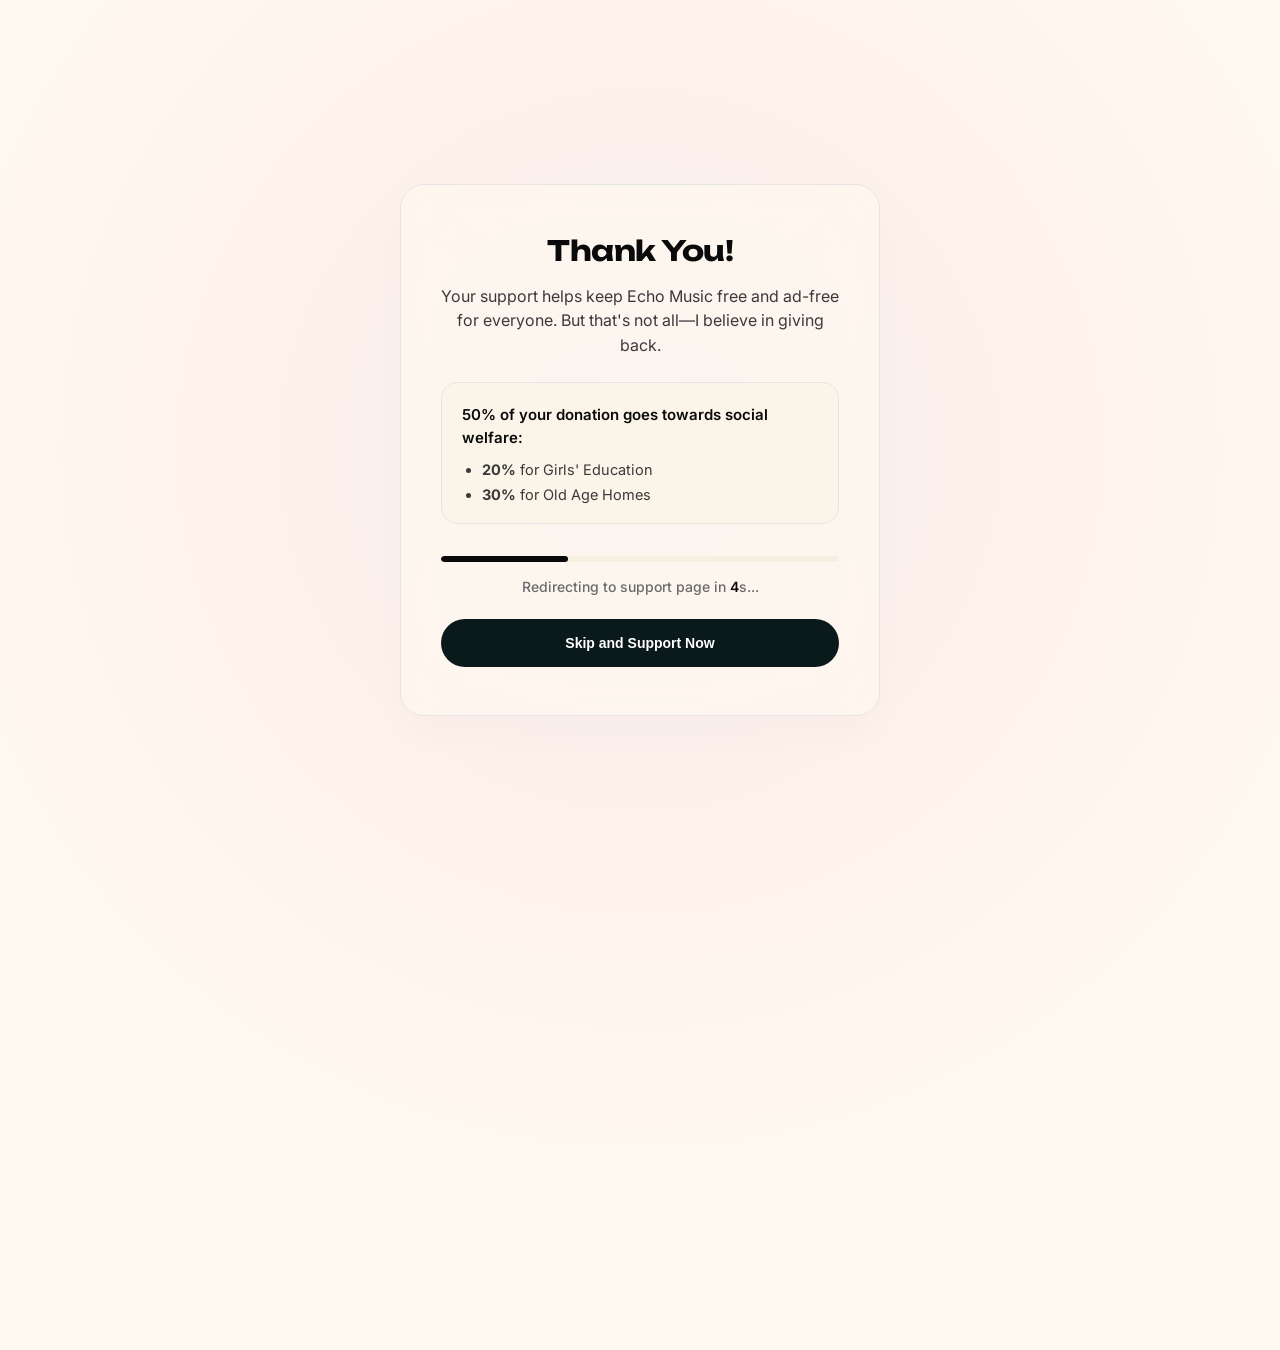
<file: donate.html>
<!DOCTYPE html>
<html lang="en">
<head>
    <meta charset="UTF-8">
    <meta name="viewport" content="width=device-width, initial-scale=1.0">
    <title>Support Echo Music</title>
    <link rel="preconnect" href="https://fonts.googleapis.com">
    <link rel="preconnect" href="https://fonts.gstatic.com" crossorigin>
    <link href="https://fonts.googleapis.com/css2?family=Inter:wght@400;500;600&family=Unbounded:wght@400;500;700&display=swap" rel="stylesheet">
    <link rel="icon" href="./assets/Echo.png">
    <style>
        :root {
            --canvas: #fffaf0;
            --surface-soft: #faf5e8;
            --surface-card: #f5f0e0;
            --surface-dark: #0a1a1a;
            --ink: #0a0a0a;
            --body: #3a3a3a;
            --muted: #6a6a6a;
            --hairline: #e5e5e5;
            
            --accent-violet: #b8a4ed;
            --accent-pink: #ff4d8b;
            --radius-pill: 9999px;
            --radius-xl: 24px;
        }

        * {
            box-sizing: border-box;
            margin: 0;
            padding: 0;
        }

        body {
            background-color: var(--canvas);
            color: var(--body);
            font-family: 'Inter', sans-serif;
            -webkit-font-smoothing: antialiased;
            display: flex;
            justify-content: center;
            align-items: center;
            min-height: 100vh;
            text-align: center;
            overflow: hidden;
            position: relative;
        }

        /* Echo Music Background Gradient */
        body::before {
            content: '';
            position: absolute;
            top: -50%;
            left: -50%;
            width: 200%;
            height: 200%;
            background: radial-gradient(circle at 50% 50%, rgba(184, 164, 237, 0.15) 0%, rgba(255, 77, 139, 0.05) 25%, transparent 50%);
            z-index: -1;
            animation: rotate-gradient 20s linear infinite;
            pointer-events: none;
        }

        @keyframes rotate-gradient {
            0% { transform: rotate(0deg); }
            100% { transform: rotate(360deg); }
        }

        .card {
            background-color: rgba(255, 250, 240, 0.6);
            backdrop-filter: blur(24px);
            -webkit-backdrop-filter: blur(24px);
            border: 1px solid var(--hairline);
            padding: 48px 40px;
            border-radius: var(--radius-xl);
            max-width: 480px;
            width: 90%;
            box-shadow: 0 20px 40px rgba(0,0,0,0.02);
            transform: translateY(20px);
            opacity: 0;
            animation: slideUp 0.6s cubic-bezier(0.16, 1, 0.3, 1) forwards;
        }

        @keyframes slideUp {
            to {
                transform: translateY(0);
                opacity: 1;
            }
        }

        h1 {
            font-family: 'Unbounded', sans-serif;
            font-size: 28px;
            font-weight: 700;
            color: var(--ink);
            margin: 0 0 16px 0;
            letter-spacing: -0.5px;
        }

        p {
            font-size: 16px;
            line-height: 1.55;
            color: var(--body);
            margin: 0 0 24px 0;
        }

        .highlight-box {
            background-color: var(--surface-soft);
            border: 1px solid var(--hairline);
            border-radius: 16px;
            padding: 20px;
            margin-bottom: 32px;
            text-align: left;
        }

        .highlight-box p {
            margin: 0;
            font-size: 15px;
            color: var(--ink);
            font-weight: 600;
        }

        .highlight-box ul {
            margin: 12px 0 0 0;
            padding-left: 20px;
            font-size: 14.5px;
            color: var(--body);
        }

        .highlight-box li {
            margin-bottom: 8px;
        }

        .highlight-box li:last-child {
            margin-bottom: 0;
        }

        .progress-container {
            width: 100%;
            height: 6px;
            background: var(--surface-card);
            border-radius: var(--radius-pill);
            overflow: hidden;
            margin-bottom: 16px;
        }

        .progress-bar {
            height: 100%;
            width: 0%;
            background-color: var(--ink);
            border-radius: var(--radius-pill);
            transition: width 0.05s linear;
        }

        .redirect-text {
            font-size: 14px;
            color: var(--muted);
            font-weight: 500;
        }

        .redirect-text span {
            color: var(--ink);
            font-weight: 600;
        }
        
        /* Echo Music Button Style */
        .btn {
            display: inline-flex;
            align-items: center;
            justify-content: center;
            font-size: 14px;
            font-weight: 600;
            line-height: 1.0;
            border-radius: var(--radius-pill);
            height: 48px;
            padding: 0 28px;
            cursor: pointer;
            transition: transform 0.2s cubic-bezier(0.4, 0, 0.2, 1), box-shadow 0.2s cubic-bezier(0.4, 0, 0.2, 1);
            text-decoration: none;
            user-select: none;
            -webkit-tap-highlight-color: transparent;
            margin-top: 24px;
        }

        .btn-primary {
            background-color: var(--surface-dark);
            color: #fff;
            border: none;
            width: 100%;
        }

        .btn:active {
            transform: scale(0.96);
        }

        .ripple {
            position: relative;
            overflow: hidden;
        }
        .ripple-span {
            position: absolute;
            border-radius: 50%;
            transform: scale(0);
            animation: ripple 0.6s linear;
            background-color: rgba(255, 255, 255, 0.3);
            pointer-events: none;
        }
        @keyframes ripple {
            to {
                transform: scale(4);
                opacity: 0;
            }
        }
    </style>
</head>
<body>
    <div class="card">
        <h1>Thank You!</h1>
        <p>Your support helps keep Echo Music free and ad-free for everyone. But that's not all—I believe in giving back.</p>
        
        <div class="highlight-box">
            <p>50% of your donation goes towards social welfare:</p>
            <ul>
                <li><strong>20%</strong> for Girls' Education</li>
                <li><strong>30%</strong> for Old Age Homes</li>
            </ul>
        </div>

        <div class="progress-container">
            <div class="progress-bar" id="progress-bar"></div>
        </div>
        <div class="redirect-text">
            Redirecting to support page in <span id="countdown">5</span>s...
        </div>
        
        <button class="btn btn-primary ripple" onclick="redirectNow(event)">Skip and Support Now</button>
    </div>

    <script>
        const redirectUrl = "https://support.iad1tya.cyou/";
        const totalTime = 5000;
        const intervalTime = 50;
        let elapsedTime = 0;
        
        const progressBar = document.getElementById('progress-bar');
        const countdownEl = document.getElementById('countdown');
        
        function redirectNow(e) {
            if (e && e.type !== 'click') return; // Prevent unexpected triggers if any
            if (e) createRipple(e);
            setTimeout(() => {
                window.location.href = redirectUrl;
            }, 300);
        }

        function createRipple(event) {
            const button = event.currentTarget;
            const circle = document.createElement("span");
            const diameter = Math.max(button.clientWidth, button.clientHeight);
            const radius = diameter / 2;
            circle.style.width = circle.style.height = `${diameter}px`;
            
            const rect = button.getBoundingClientRect();
            // Fallback to center if clientX/Y are undefined (like on programmatic clicks)
            const x = event.clientX !== undefined ? event.clientX - rect.left : rect.width / 2;
            const y = event.clientY !== undefined ? event.clientY - rect.top : rect.height / 2;
            
            circle.style.left = `${x - radius}px`;
            circle.style.top = `${y - radius}px`;
            circle.classList.add("ripple-span");
            
            const existingRipple = button.getElementsByClassName("ripple-span")[0];
            if (existingRipple) {
                existingRipple.remove();
            }
            button.appendChild(circle);
        }

        // Setup Ripple for button automatically (optional on mousedown for earlier feedback)
        document.querySelectorAll('.ripple').forEach(btn => {
            btn.addEventListener('mousedown', createRipple);
        });

        const timer = setInterval(() => {
            elapsedTime += intervalTime;
            const percentage = (elapsedTime / totalTime) * 100;
            progressBar.style.width = percentage + '%';
            
            const remainingSeconds = Math.ceil((totalTime - elapsedTime) / 1000);
            countdownEl.textContent = remainingSeconds;
            
            if (elapsedTime >= totalTime) {
                clearInterval(timer);
                window.location.href = redirectUrl;
            }
        }, intervalTime);
    </script>
</body>
</html>
</file>
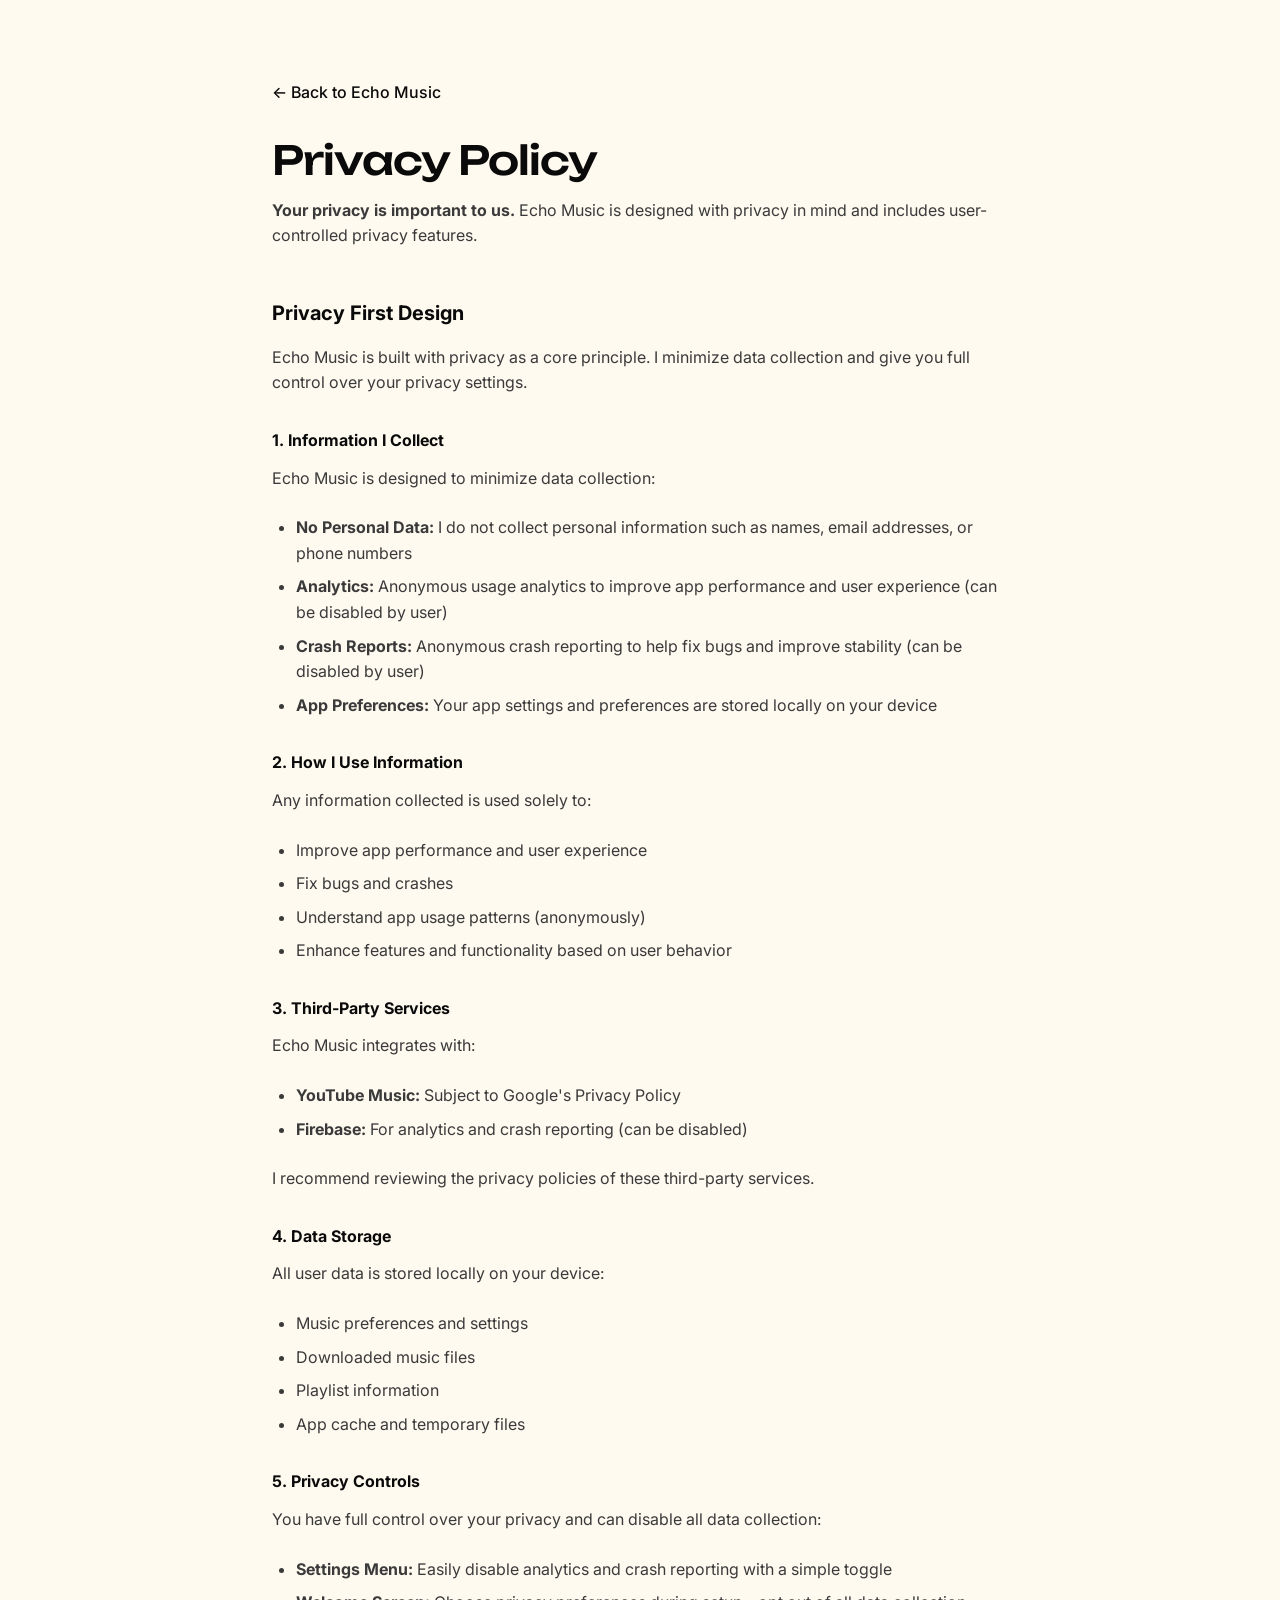
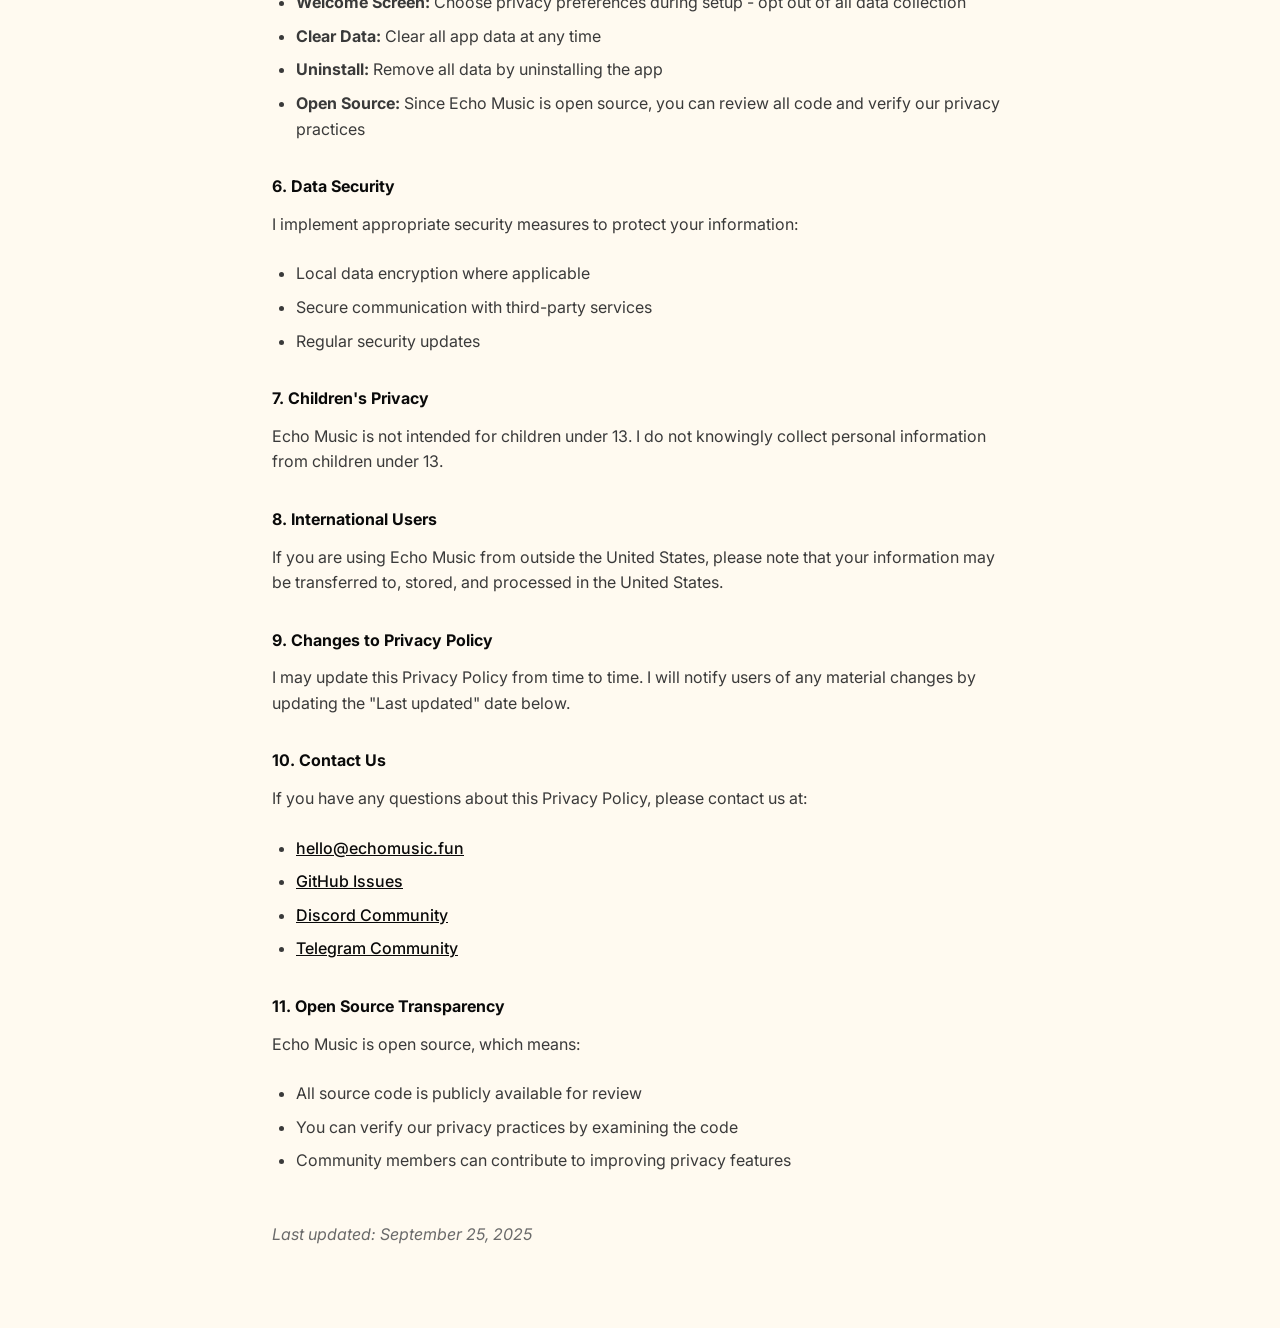
<file: privacy.html>
<!DOCTYPE html>
<html lang="en">
<head>
  <meta charset="UTF-8">
  <meta name="viewport" content="width=device-width, initial-scale=1.0">
  <title>Privacy Policy - Echo Music</title>
  <link rel="preconnect" href="https://fonts.googleapis.com">
  <link rel="preconnect" href="https://fonts.gstatic.com" crossorigin>
  <link href="https://fonts.googleapis.com/css2?family=Inter:wght@400;500;600&family=Unbounded:wght@400;500;700&display=swap" rel="stylesheet">
  <link rel="icon" href="./assets/Echo.png">
  <style>
    :root {
      --canvas: #fffaf0;
      --surface-soft: #faf5e8;
      --surface-card: #f5f0e0;
      --surface-dark: #0a1a1a;
      --ink: #0a0a0a;
      --body: #3a3a3a;
      --muted: #6a6a6a;
      --hairline: #e5e5e5;
      
      --space-xxs: 4px;
      --space-xs: 8px;
      --space-sm: 12px;
      --space-md: 16px;
      --space-lg: 24px;
      --space-xl: 32px;
      --space-xxl: 48px;
    }

    * {
      box-sizing: border-box;
      margin: 0;
      padding: 0;
    }

    body {
      background-color: var(--canvas);
      color: var(--body);
      font-family: 'Inter', sans-serif;
      -webkit-font-smoothing: antialiased;
      line-height: 1.6;
    }

    .display-md { 
      font-family: 'Unbounded', sans-serif;
      font-size: 40px; 
      font-weight: 500; 
      letter-spacing: -1px; 
      line-height: 1.1; 
      color: var(--ink);
    }

    .doc-container {
      max-width: 800px;
      margin: 80px auto;
      padding: 0 var(--space-xl);
    }
    
    .back-link {
      display: inline-block;
      margin-bottom: var(--space-xl);
      color: var(--muted);
      text-decoration: none;
      font-weight: 500;
      transition: color 0.2s;
    }
    
    .back-link:hover { color: var(--ink); }
    
    .doc-container h1 { margin-bottom: var(--space-md); }
    .doc-container p, .doc-container ul, .doc-container ol { margin-bottom: var(--space-lg); color: var(--body); }
    .doc-container h2 { margin-top: var(--space-xxl); margin-bottom: var(--space-md); font-family: 'Inter', sans-serif; font-size: 20px; color: var(--ink); }
    .doc-container h3 { margin-top: var(--space-xl); margin-bottom: var(--space-sm); font-size: 16px; color: var(--ink); }
    .doc-container li { margin-bottom: var(--space-xs); margin-left: var(--space-lg); }
    .doc-container a { color: var(--ink); font-weight: 500; }
    
    @media (max-width: 768px) {
      .doc-container { margin: 40px auto; padding: 0 24px; }
      .display-md { font-size: 32px; }
    }
  </style>
</head>
<body>
  <div class="doc-container">
    <a href="index.html" class="back-link">← Back to Echo Music</a>
    <h1 class="display-md">Privacy Policy</h1>
    <p><strong>Your privacy is important to us.</strong> Echo Music is designed with privacy in mind and includes user-controlled privacy features.</p>
    
    <h2>Privacy First Design</h2>
    <p>Echo Music is built with privacy as a core principle. I minimize data collection and give you full control over your privacy settings.</p>
    
    <h3>1. Information I Collect</h3>
    <p>Echo Music is designed to minimize data collection:</p>
    <ul>
      <li><strong>No Personal Data:</strong> I do not collect personal information such as names, email addresses, or phone numbers</li>
      <li><strong>Analytics:</strong> Anonymous usage analytics to improve app performance and user experience (can be disabled by user)</li>
      <li><strong>Crash Reports:</strong> Anonymous crash reporting to help fix bugs and improve stability (can be disabled by user)</li>
      <li><strong>App Preferences:</strong> Your app settings and preferences are stored locally on your device</li>
    </ul>

    <h3>2. How I Use Information</h3>
    <p>Any information collected is used solely to:</p>
    <ul>
      <li>Improve app performance and user experience</li>
      <li>Fix bugs and crashes</li>
      <li>Understand app usage patterns (anonymously)</li>
      <li>Enhance features and functionality based on user behavior</li>
    </ul>

    <h3>3. Third-Party Services</h3>
    <p>Echo Music integrates with:</p>
    <ul>
      <li><strong>YouTube Music:</strong> Subject to Google's Privacy Policy</li>
      <li><strong>Firebase:</strong> For analytics and crash reporting (can be disabled)</li>
    </ul>
    <p>I recommend reviewing the privacy policies of these third-party services.</p>

    <h3>4. Data Storage</h3>
    <p>All user data is stored locally on your device:</p>
    <ul>
      <li>Music preferences and settings</li>
      <li>Downloaded music files</li>
      <li>Playlist information</li>
      <li>App cache and temporary files</li>
    </ul>

    <h3>5. Privacy Controls</h3>
    <p>You have full control over your privacy and can disable all data collection:</p>
    <ul>
      <li><strong>Settings Menu:</strong> Easily disable analytics and crash reporting with a simple toggle</li>
      <li><strong>Welcome Screen:</strong> Choose privacy preferences during setup - opt out of all data collection</li>
      <li><strong>Clear Data:</strong> Clear all app data at any time</li>
      <li><strong>Uninstall:</strong> Remove all data by uninstalling the app</li>
      <li><strong>Open Source:</strong> Since Echo Music is open source, you can review all code and verify our privacy practices</li>
    </ul>

    <h3>6. Data Security</h3>
    <p>I implement appropriate security measures to protect your information:</p>
    <ul>
      <li>Local data encryption where applicable</li>
      <li>Secure communication with third-party services</li>
      <li>Regular security updates</li>
    </ul>

    <h3>7. Children's Privacy</h3>
    <p>Echo Music is not intended for children under 13. I do not knowingly collect personal information from children under 13.</p>

    <h3>8. International Users</h3>
    <p>If you are using Echo Music from outside the United States, please note that your information may be transferred to, stored, and processed in the United States.</p>

    <h3>9. Changes to Privacy Policy</h3>
    <p>I may update this Privacy Policy from time to time. I will notify users of any material changes by updating the "Last updated" date below.</p>

    <h3>10. Contact Us</h3>
    <p>If you have any questions about this Privacy Policy, please contact us at:</p>
    <ul>
      <li><a href="mailto:hello@echomusic.fun">hello@echomusic.fun</a></li>
      <li><a href="https://github.com/EchoMusicApp/Echo-Music/issues">GitHub Issues</a></li>
      <li><a href="https://discord.com/invite/EcfV3AxH5c">Discord Community</a></li>
      <li><a href="https://t.me/EchoMusicApp">Telegram Community</a></li>
    </ul>

    <h3>11. Open Source Transparency</h3>
    <p>Echo Music is open source, which means:</p>
    <ul>
      <li>All source code is publicly available for review</li>
      <li>You can verify our privacy practices by examining the code</li>
      <li>Community members can contribute to improving privacy features</li>
    </ul>
    
    <p style="margin-top: 48px; color: var(--muted);"><em>Last updated: September 25, 2025</em></p>
  </div>
</body>
</html>
</file>
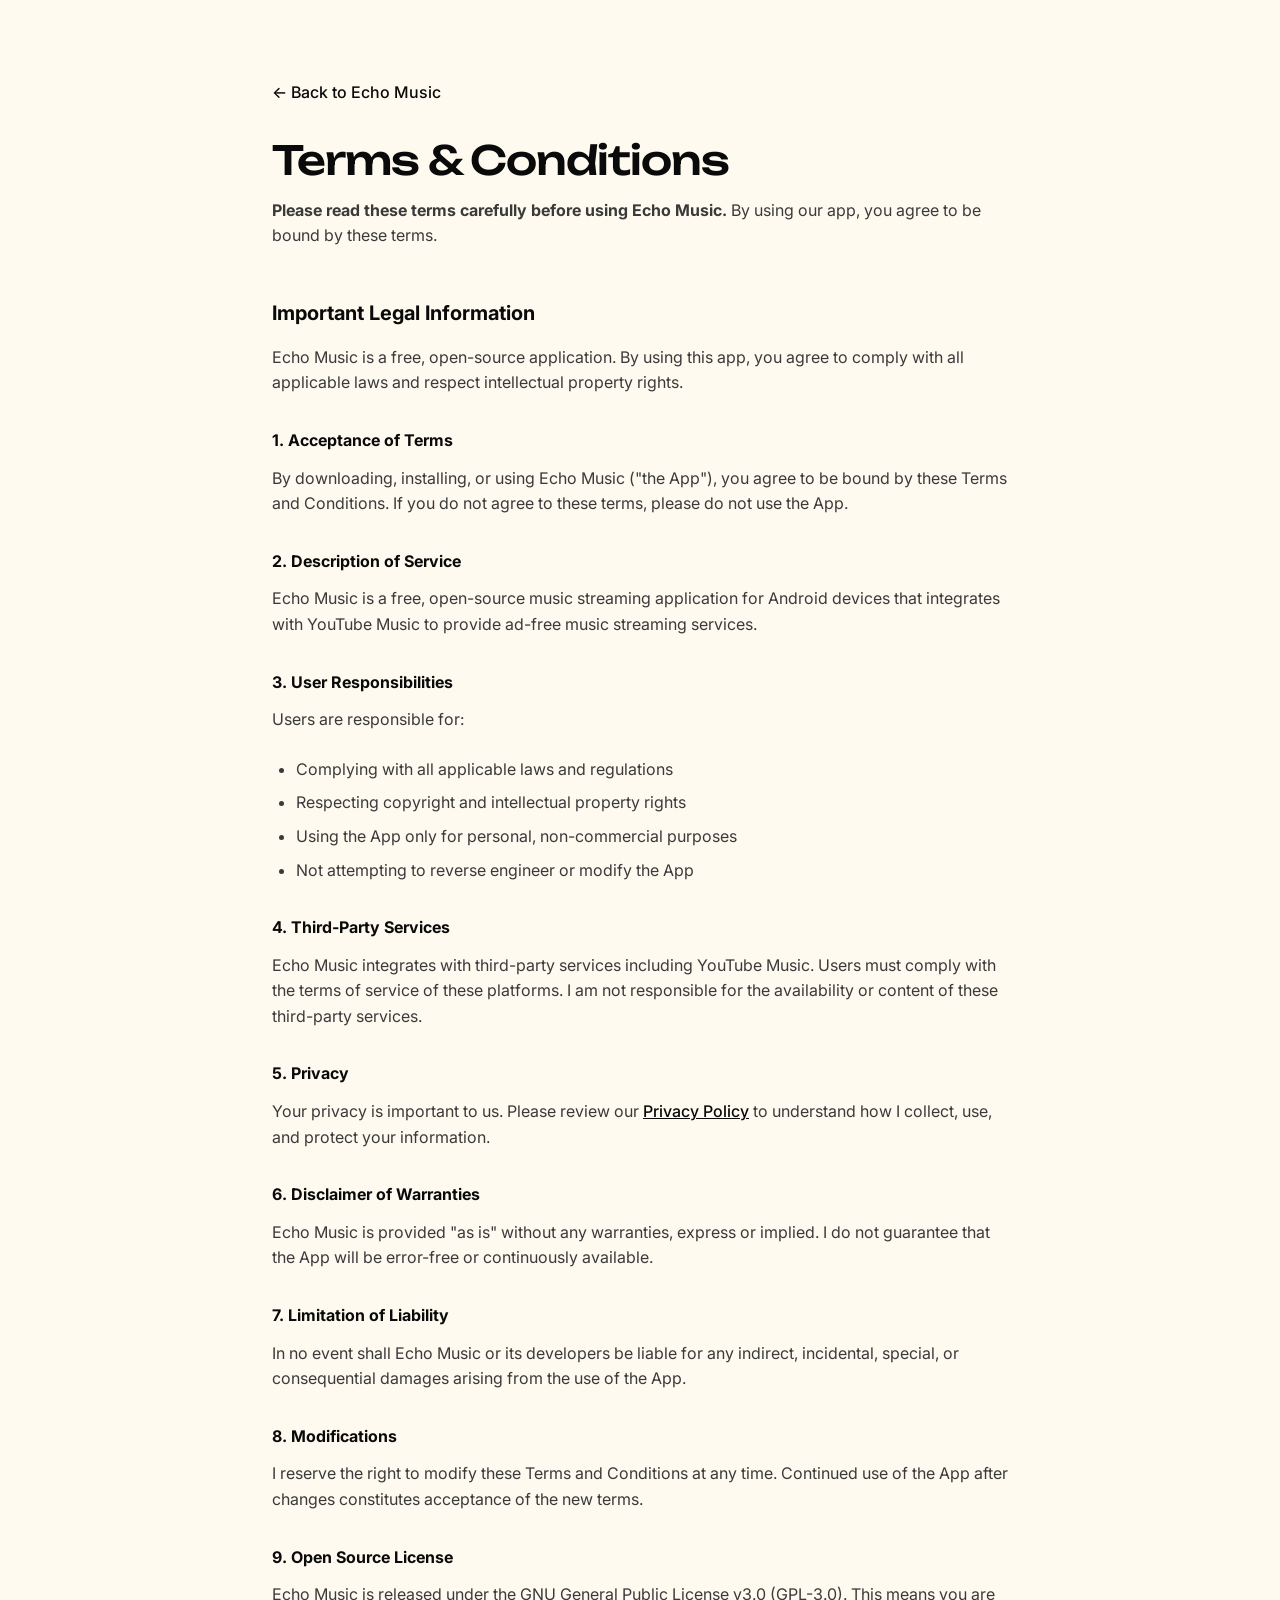
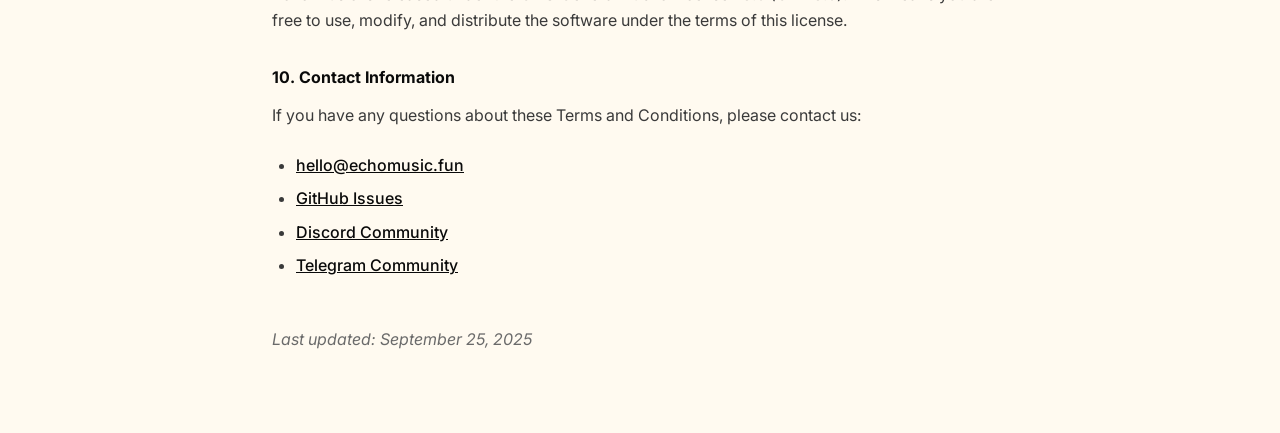
<file: terms.html>
<!DOCTYPE html>
<html lang="en">
<head>
  <meta charset="UTF-8">
  <meta name="viewport" content="width=device-width, initial-scale=1.0">
  <title>Terms & Conditions - Echo Music</title>
  <link rel="preconnect" href="https://fonts.googleapis.com">
  <link rel="preconnect" href="https://fonts.gstatic.com" crossorigin>
  <link href="https://fonts.googleapis.com/css2?family=Inter:wght@400;500;600&family=Unbounded:wght@400;500;700&display=swap" rel="stylesheet">
  <link rel="icon" href="./assets/Echo.png">
  <style>
    :root {
      --canvas: #fffaf0;
      --surface-soft: #faf5e8;
      --surface-card: #f5f0e0;
      --surface-dark: #0a1a1a;
      --ink: #0a0a0a;
      --body: #3a3a3a;
      --muted: #6a6a6a;
      --hairline: #e5e5e5;
      
      --space-xxs: 4px;
      --space-xs: 8px;
      --space-sm: 12px;
      --space-md: 16px;
      --space-lg: 24px;
      --space-xl: 32px;
      --space-xxl: 48px;
    }

    * {
      box-sizing: border-box;
      margin: 0;
      padding: 0;
    }

    body {
      background-color: var(--canvas);
      color: var(--body);
      font-family: 'Inter', sans-serif;
      -webkit-font-smoothing: antialiased;
      line-height: 1.6;
    }

    .display-md { 
      font-family: 'Unbounded', sans-serif;
      font-size: 40px; 
      font-weight: 500; 
      letter-spacing: -1px; 
      line-height: 1.1; 
      color: var(--ink);
    }

    .doc-container {
      max-width: 800px;
      margin: 80px auto;
      padding: 0 var(--space-xl);
    }
    
    .back-link {
      display: inline-block;
      margin-bottom: var(--space-xl);
      color: var(--muted);
      text-decoration: none;
      font-weight: 500;
      transition: color 0.2s;
    }
    
    .back-link:hover { color: var(--ink); }
    
    .doc-container h1 { margin-bottom: var(--space-md); }
    .doc-container p, .doc-container ul, .doc-container ol { margin-bottom: var(--space-lg); color: var(--body); }
    .doc-container h2 { margin-top: var(--space-xxl); margin-bottom: var(--space-md); font-family: 'Inter', sans-serif; font-size: 20px; color: var(--ink); }
    .doc-container h3 { margin-top: var(--space-xl); margin-bottom: var(--space-sm); font-size: 16px; color: var(--ink); }
    .doc-container li { margin-bottom: var(--space-xs); margin-left: var(--space-lg); }
    .doc-container a { color: var(--ink); font-weight: 500; }
    
    @media (max-width: 768px) {
      .doc-container { margin: 40px auto; padding: 0 24px; }
      .display-md { font-size: 32px; }
    }
  </style>
</head>
<body>
  <div class="doc-container">
    <a href="index.html" class="back-link">← Back to Echo Music</a>
    <h1 class="display-md">Terms & Conditions</h1>
    <p><strong>Please read these terms carefully before using Echo Music.</strong> By using our app, you agree to be bound by these terms.</p>
    
    <h2>Important Legal Information</h2>
    <p>Echo Music is a free, open-source application. By using this app, you agree to comply with all applicable laws and respect intellectual property rights.</p>
    
    <h3>1. Acceptance of Terms</h3>
    <p>By downloading, installing, or using Echo Music ("the App"), you agree to be bound by these Terms and Conditions. If you do not agree to these terms, please do not use the App.</p>

    <h3>2. Description of Service</h3>
    <p>Echo Music is a free, open-source music streaming application for Android devices that integrates with YouTube Music to provide ad-free music streaming services.</p>

    <h3>3. User Responsibilities</h3>
    <p>Users are responsible for:</p>
    <ul>
      <li>Complying with all applicable laws and regulations</li>
      <li>Respecting copyright and intellectual property rights</li>
      <li>Using the App only for personal, non-commercial purposes</li>
      <li>Not attempting to reverse engineer or modify the App</li>
    </ul>

    <h3>4. Third-Party Services</h3>
    <p>Echo Music integrates with third-party services including YouTube Music. Users must comply with the terms of service of these platforms. I am not responsible for the availability or content of these third-party services.</p>

    <h3>5. Privacy</h3>
    <p>Your privacy is important to us. Please review our <a href="privacy.html" style="text-decoration:underline;">Privacy Policy</a> to understand how I collect, use, and protect your information.</p>

    <h3>6. Disclaimer of Warranties</h3>
    <p>Echo Music is provided "as is" without any warranties, express or implied. I do not guarantee that the App will be error-free or continuously available.</p>

    <h3>7. Limitation of Liability</h3>
    <p>In no event shall Echo Music or its developers be liable for any indirect, incidental, special, or consequential damages arising from the use of the App.</p>

    <h3>8. Modifications</h3>
    <p>I reserve the right to modify these Terms and Conditions at any time. Continued use of the App after changes constitutes acceptance of the new terms.</p>

    <h3>9. Open Source License</h3>
    <p>Echo Music is released under the GNU General Public License v3.0 (GPL-3.0). This means you are free to use, modify, and distribute the software under the terms of this license.</p>

    <h3>10. Contact Information</h3>
    <p>If you have any questions about these Terms and Conditions, please contact us:</p>
    <ul>
      <li><a href="mailto:hello@echomusic.fun">hello@echomusic.fun</a></li>
      <li><a href="https://github.com/EchoMusicApp/Echo-Music/issues">GitHub Issues</a></li>
      <li><a href="https://discord.com/invite/EcfV3AxH5c">Discord Community</a></li>
      <li><a href="https://t.me/EchoMusicApp">Telegram Community</a></li>
    </ul>
    
    <p style="margin-top: 48px; color: var(--muted);"><em>Last updated: September 25, 2025</em></p>
  </div>
</body>
</html>
</file>
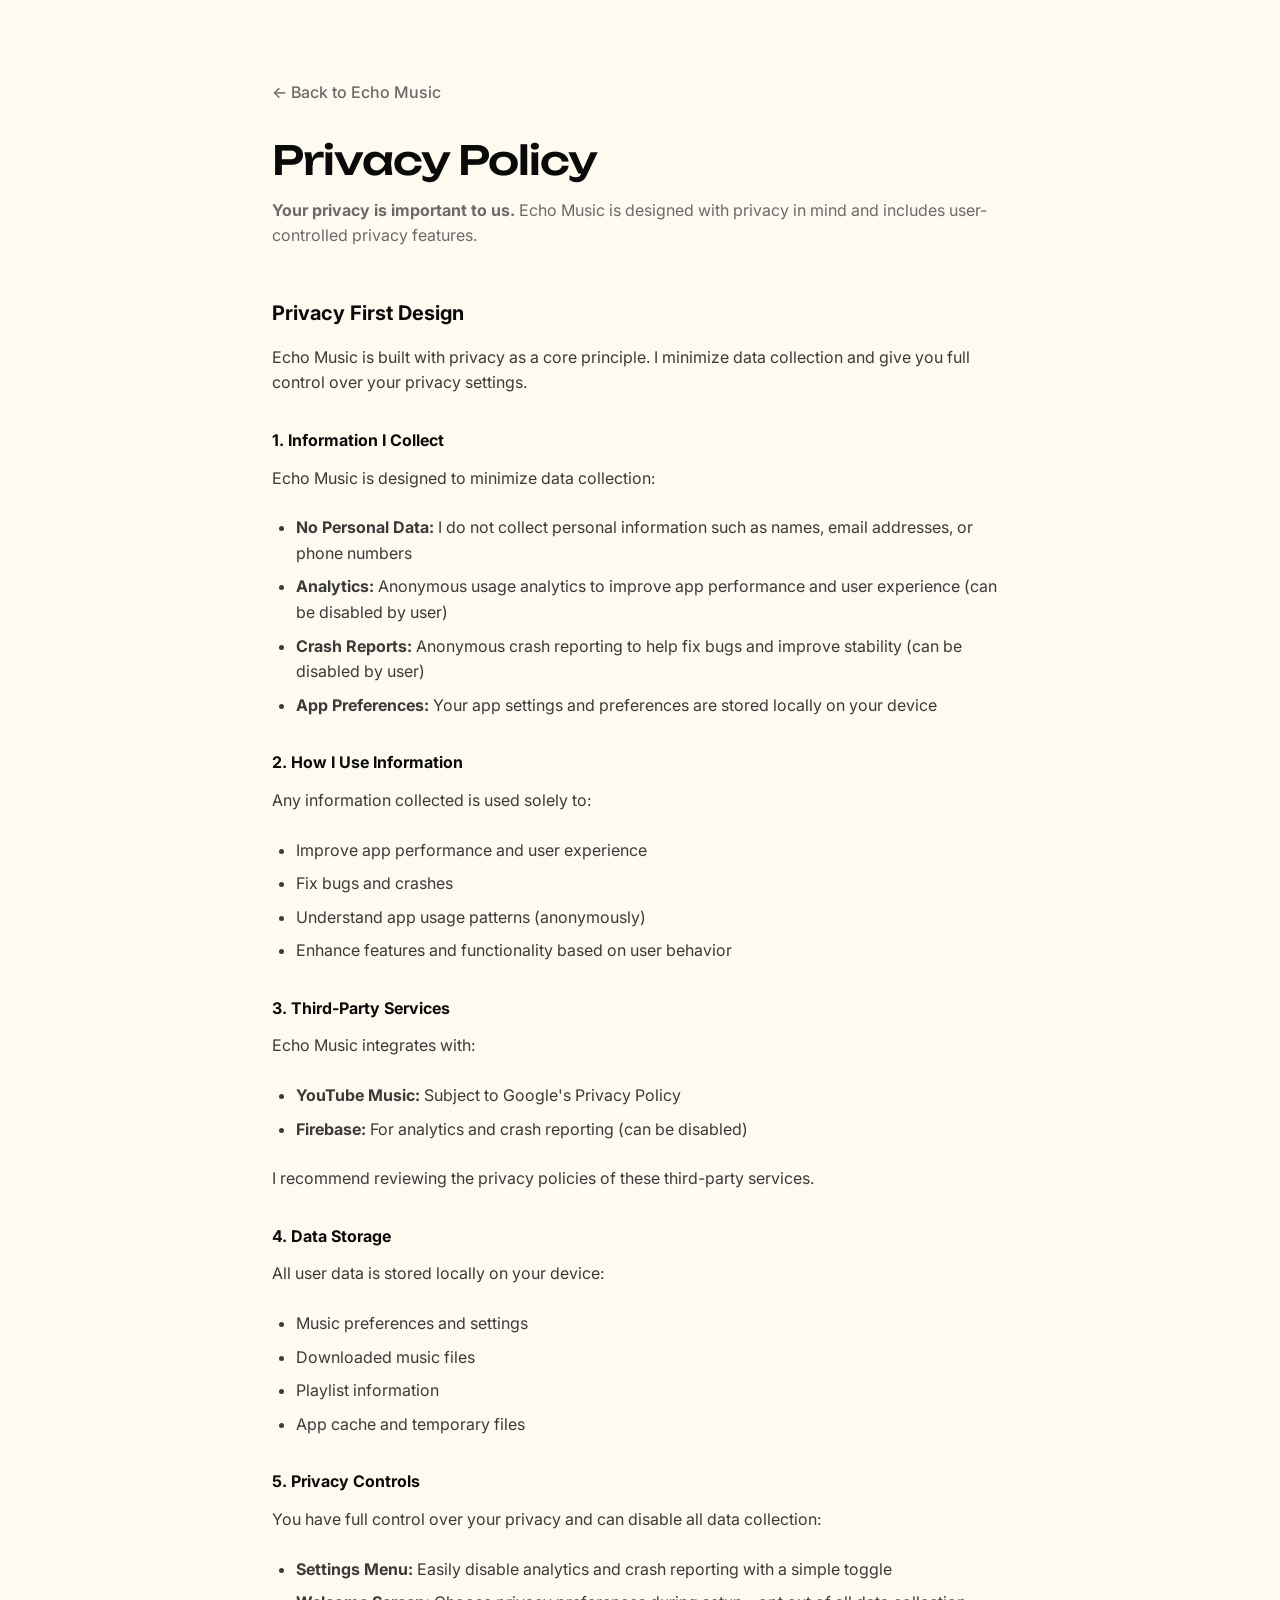
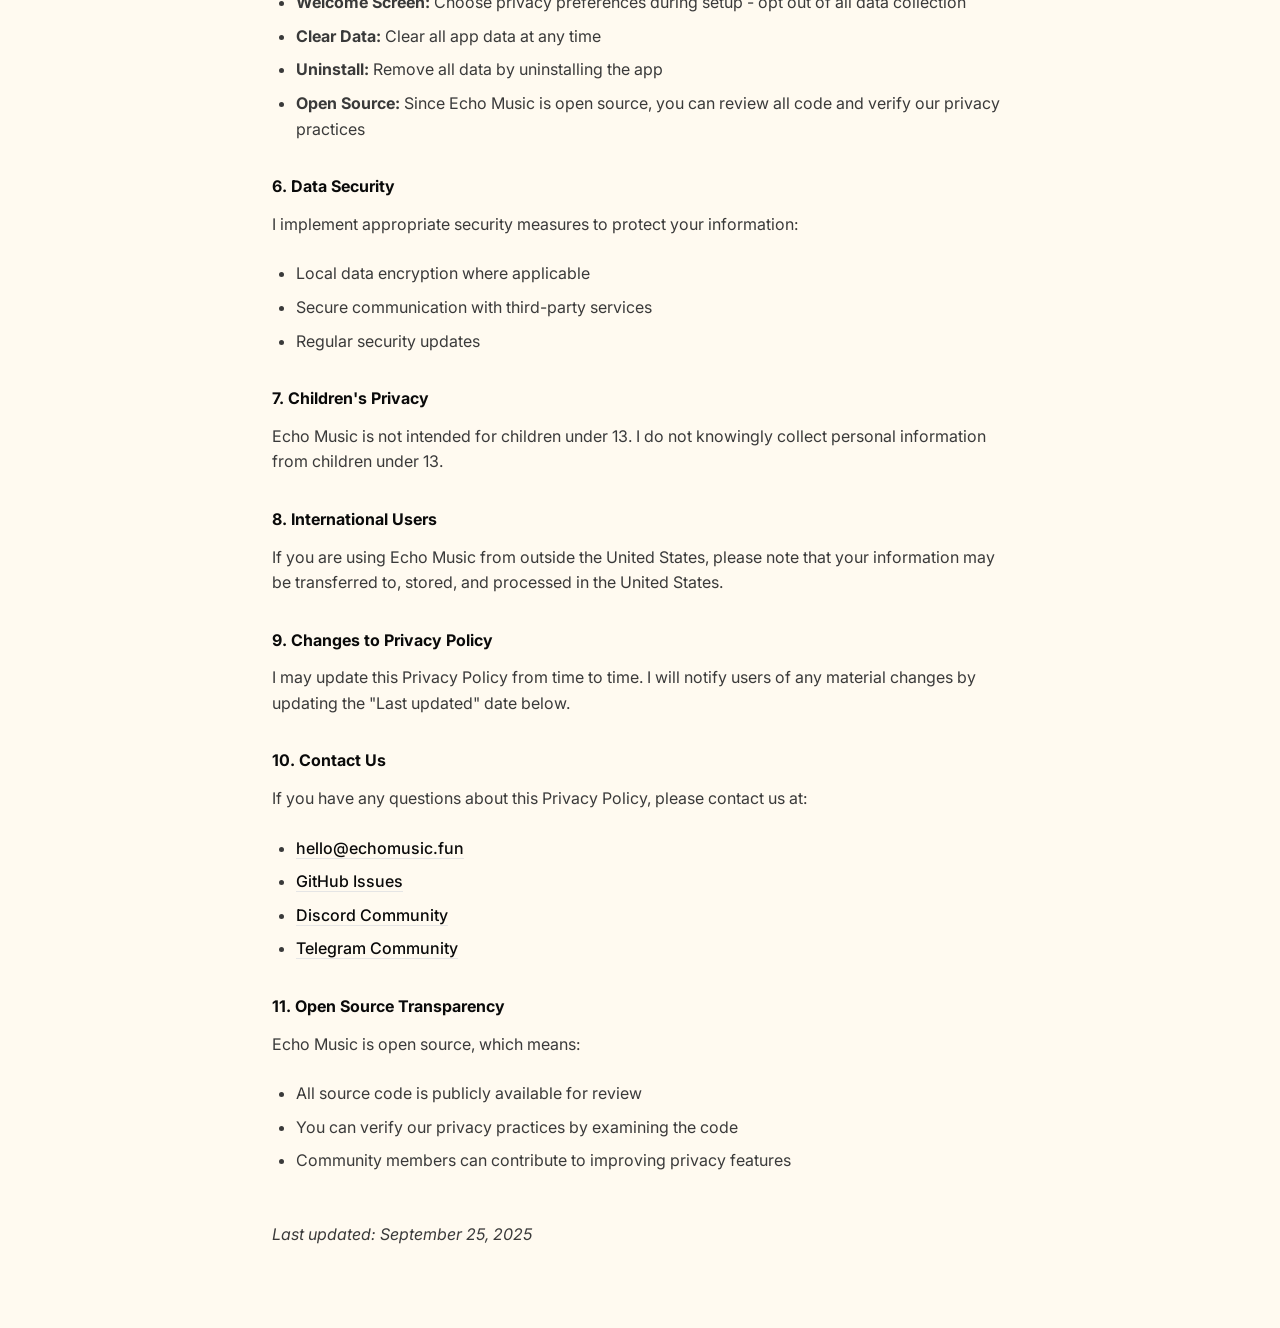
<file: site/privacy.html>
<!doctype html>
<html lang="en">
  <head>
    <meta charset="UTF-8" />
    <meta name="viewport" content="width=device-width, initial-scale=1.0" />
    <title>Privacy Policy - Echo Music</title>

    <link rel="preconnect" href="https://fonts.googleapis.com" />
    <link rel="preconnect" href="https://fonts.gstatic.com" crossorigin />
    <link href="https://fonts.googleapis.com/css2?family=Inter:wght@400;500;600&family=Unbounded:wght@400;500;700&display=swap" rel="stylesheet" />

    <link rel="stylesheet" href="./css/style.css" />
    <link rel="stylesheet" href="./css/document.css" />

    <link rel="icon" href="./assets/Echo.png" />
  </head>
  <body>
    <main class="doc-container">
      <a href="index.html" class="back-link">← Back to Echo Music</a>

      <header class="u-margin-b-xl">
        <h1 class="display-md u-margin-b-md">Privacy Policy</h1>
        <p class="u-text-muted"><strong>Your privacy is important to us.</strong> Echo Music is designed with privacy in mind and includes user-controlled privacy features.</p>
      </header>

      <article class="doc-content">
        <h2>Privacy First Design</h2>
        <p>Echo Music is built with privacy as a core principle. I minimize data collection and give you full control over your privacy settings.</p>

        <h3>1. Information I Collect</h3>
        <p>Echo Music is designed to minimize data collection:</p>
        <ul>
          <li><strong>No Personal Data:</strong> I do not collect personal information such as names, email addresses, or phone numbers</li>
          <li><strong>Analytics:</strong> Anonymous usage analytics to improve app performance and user experience (can be disabled by user)</li>
          <li><strong>Crash Reports:</strong> Anonymous crash reporting to help fix bugs and improve stability (can be disabled by user)</li>
          <li><strong>App Preferences:</strong> Your app settings and preferences are stored locally on your device</li>
        </ul>

        <h3>2. How I Use Information</h3>
        <p>Any information collected is used solely to:</p>
        <ul>
          <li>Improve app performance and user experience</li>
          <li>Fix bugs and crashes</li>
          <li>Understand app usage patterns (anonymously)</li>
          <li>Enhance features and functionality based on user behavior</li>
        </ul>

        <h3>3. Third-Party Services</h3>
        <p>Echo Music integrates with:</p>
        <ul>
          <li><strong>YouTube Music:</strong> Subject to Google's Privacy Policy</li>
          <li><strong>Firebase:</strong> For analytics and crash reporting (can be disabled)</li>
        </ul>
        <p>I recommend reviewing the privacy policies of these third-party services.</p>

        <h3>4. Data Storage</h3>
        <p>All user data is stored locally on your device:</p>
        <ul>
          <li>Music preferences and settings</li>
          <li>Downloaded music files</li>
          <li>Playlist information</li>
          <li>App cache and temporary files</li>
        </ul>

        <h3>5. Privacy Controls</h3>
        <p>You have full control over your privacy and can disable all data collection:</p>
        <ul>
          <li><strong>Settings Menu:</strong> Easily disable analytics and crash reporting with a simple toggle</li>
          <li><strong>Welcome Screen:</strong> Choose privacy preferences during setup - opt out of all data collection</li>
          <li><strong>Clear Data:</strong> Clear all app data at any time</li>
          <li><strong>Uninstall:</strong> Remove all data by uninstalling the app</li>
          <li><strong>Open Source:</strong> Since Echo Music is open source, you can review all code and verify our privacy practices</li>
        </ul>

        <h3>6. Data Security</h3>
        <p>I implement appropriate security measures to protect your information:</p>
        <ul>
          <li>Local data encryption where applicable</li>
          <li>Secure communication with third-party services</li>
          <li>Regular security updates</li>
        </ul>

        <h3>7. Children's Privacy</h3>
        <p>Echo Music is not intended for children under 13. I do not knowingly collect personal information from children under 13.</p>

        <h3>8. International Users</h3>
        <p>If you are using Echo Music from outside the United States, please note that your information may be transferred to, stored, and processed in the United States.</p>

        <h3>9. Changes to Privacy Policy</h3>
        <p>I may update this Privacy Policy from time to time. I will notify users of any material changes by updating the "Last updated" date below.</p>

        <h3>10. Contact Us</h3>
        <p>If you have any questions about this Privacy Policy, please contact us at:</p>
        <ul>
          <li><a href="mailto:hello@echomusic.fun">hello@echomusic.fun</a></li>
          <li><a href="https://github.com/EchoMusicApp/Echo-Music/issues" target="_blank" rel="noopener noreferrer">GitHub Issues</a></li>
          <li><a href="https://discord.com/invite/EcfV3AxH5c" target="_blank" rel="noopener noreferrer">Discord Community</a></li>
          <li><a href="https://t.me/EchoMusicApp" target="_blank" rel="noopener noreferrer">Telegram Community</a></li>
        </ul>

        <h3>11. Open Source Transparency</h3>
        <p>Echo Music is open source, which means:</p>
        <ul>
          <li>All source code is publicly available for review</li>
          <li>You can verify our privacy practices by examining the code</li>
          <li>Community members can contribute to improving privacy features</li>
        </ul>

        <p class="u-text-muted" style="margin-top: 48px"><em>Last updated: September 25, 2025</em></p>
      </article>
    </main>
  </body>
</html>
</file>
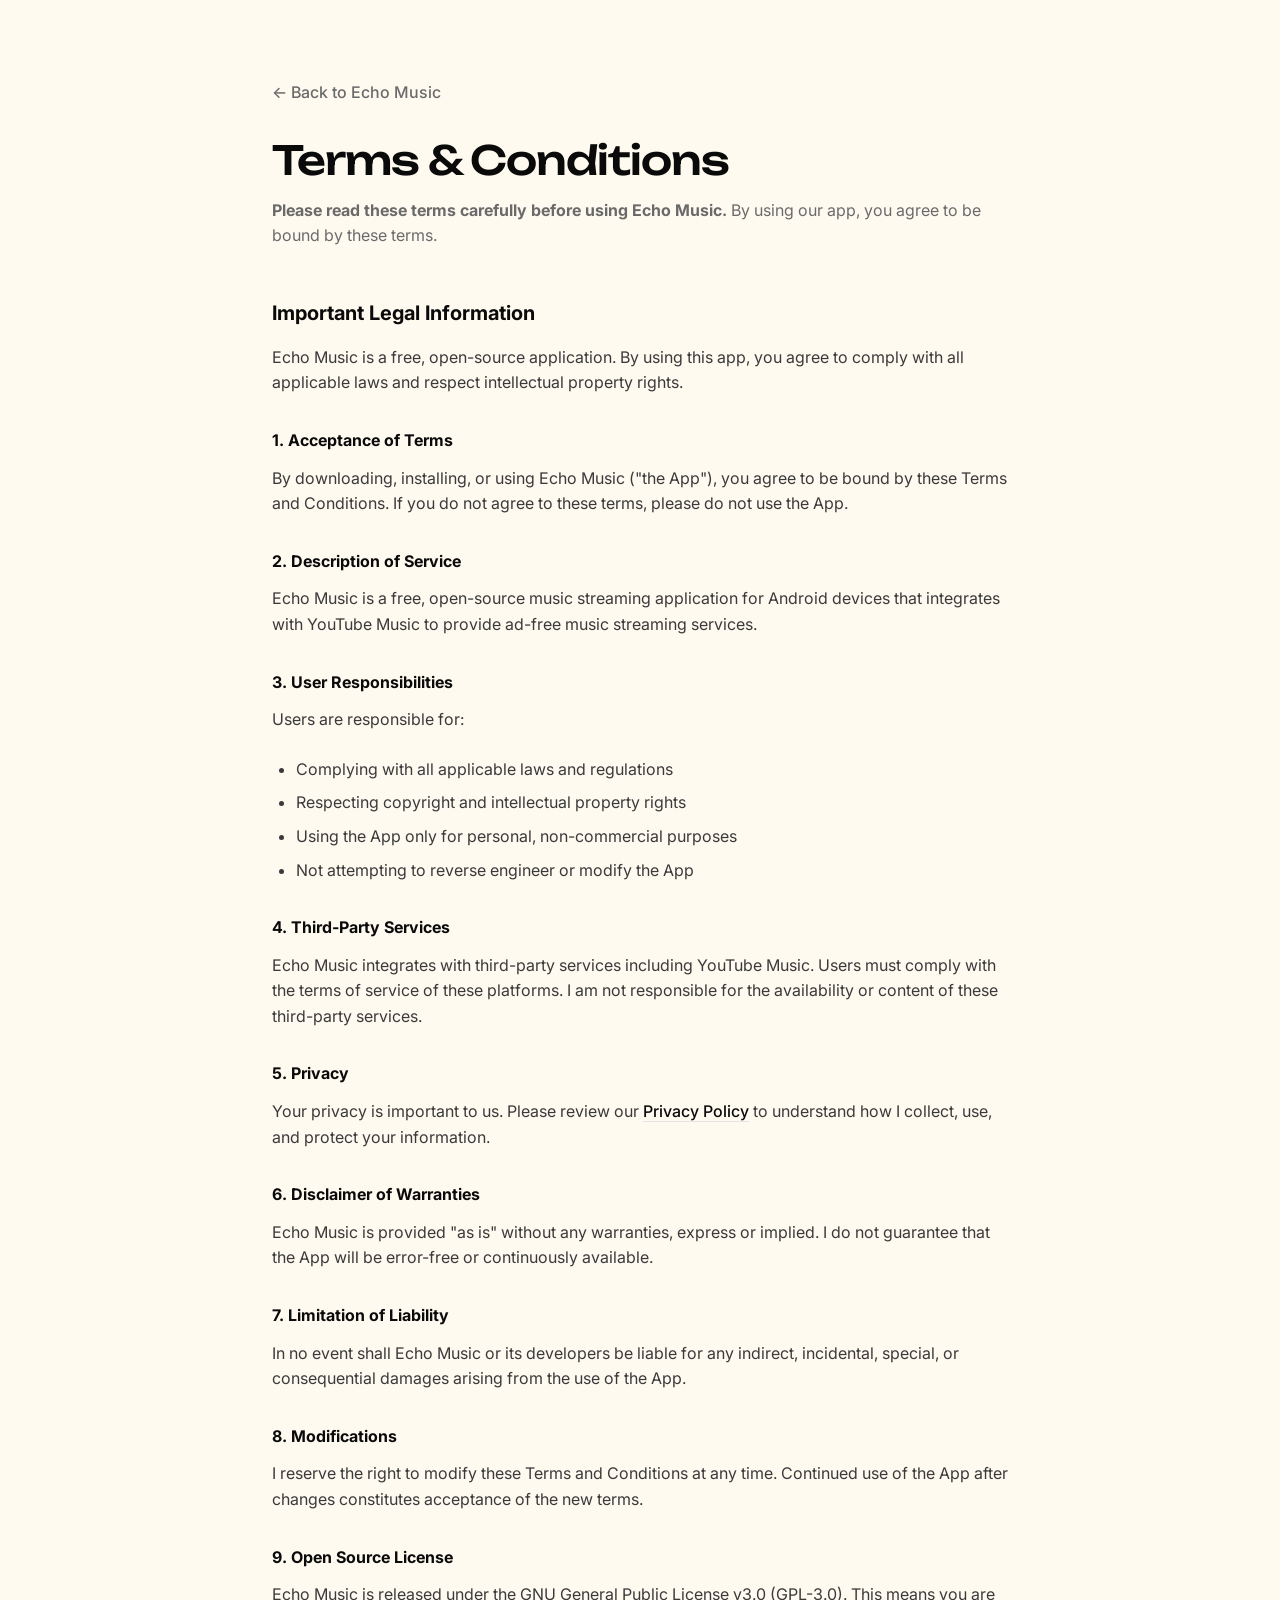
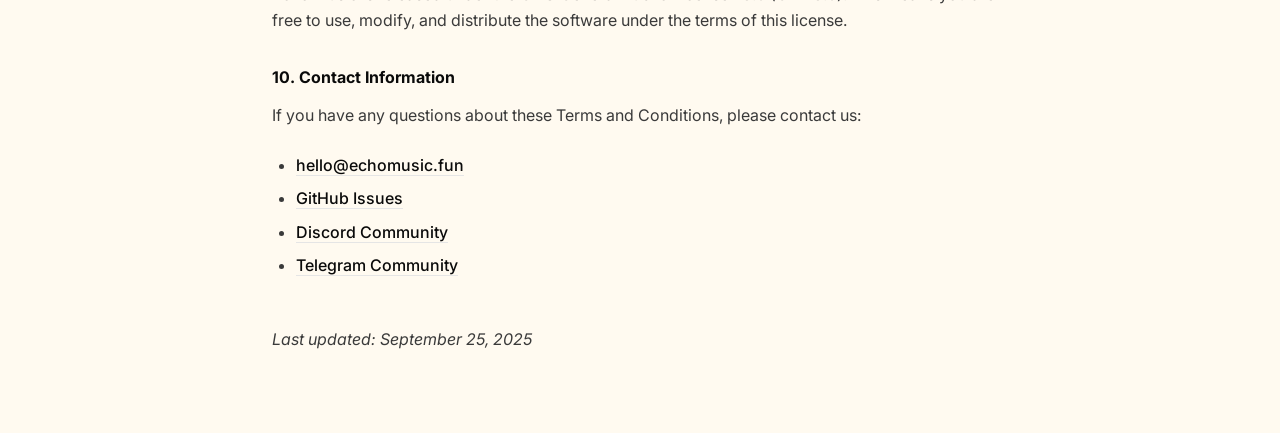
<file: site/terms.html>
<!doctype html>
<html lang="en">
  <head>
    <meta charset="UTF-8" />
    <meta name="viewport" content="width=device-width, initial-scale=1.0" />
    <title>Terms & Conditions - Echo Music</title>

    <link rel="preconnect" href="https://fonts.googleapis.com" />
    <link rel="preconnect" href="https://fonts.gstatic.com" crossorigin />
    <link href="https://fonts.googleapis.com/css2?family=Inter:wght@400;500;600&family=Unbounded:wght@400;500;700&display=swap" rel="stylesheet" />

    <link rel="stylesheet" href="./css/style.css" />
    <link rel="stylesheet" href="./css/document.css" />

    <link rel="icon" href="./assets/Echo.png" />
  </head>
  <body>
    <main class="doc-container">
      <a href="index.html" class="back-link">← Back to Echo Music</a>

      <header class="u-margin-b-xl">
        <h1 class="display-md u-margin-b-md">Terms & Conditions</h1>
        <p class="u-text-muted"><strong>Please read these terms carefully before using Echo Music.</strong> By using our app, you agree to be bound by these terms.</p>
      </header>

      <article class="doc-content">
        <h2>Important Legal Information</h2>
        <p>Echo Music is a free, open-source application. By using this app, you agree to comply with all applicable laws and respect intellectual property rights.</p>

        <h3>1. Acceptance of Terms</h3>
        <p>By downloading, installing, or using Echo Music ("the App"), you agree to be bound by these Terms and Conditions. If you do not agree to these terms, please do not use the App.</p>

        <h3>2. Description of Service</h3>
        <p>Echo Music is a free, open-source music streaming application for Android devices that integrates with YouTube Music to provide ad-free music streaming services.</p>

        <h3>3. User Responsibilities</h3>
        <p>Users are responsible for:</p>
        <ul>
          <li>Complying with all applicable laws and regulations</li>
          <li>Respecting copyright and intellectual property rights</li>
          <li>Using the App only for personal, non-commercial purposes</li>
          <li>Not attempting to reverse engineer or modify the App</li>
        </ul>

        <h3>4. Third-Party Services</h3>
        <p>Echo Music integrates with third-party services including YouTube Music. Users must comply with the terms of service of these platforms. I am not responsible for the availability or content of these third-party services.</p>

        <h3>5. Privacy</h3>
        <p>Your privacy is important to us. Please review our <a href="privacy.html">Privacy Policy</a> to understand how I collect, use, and protect your information.</p>

        <h3>6. Disclaimer of Warranties</h3>
        <p>Echo Music is provided "as is" without any warranties, express or implied. I do not guarantee that the App will be error-free or continuously available.</p>

        <h3>7. Limitation of Liability</h3>
        <p>In no event shall Echo Music or its developers be liable for any indirect, incidental, special, or consequential damages arising from the use of the App.</p>

        <h3>8. Modifications</h3>
        <p>I reserve the right to modify these Terms and Conditions at any time. Continued use of the App after changes constitutes acceptance of the new terms.</p>

        <h3>9. Open Source License</h3>
        <p>Echo Music is released under the GNU General Public License v3.0 (GPL-3.0). This means you are free to use, modify, and distribute the software under the terms of this license.</p>

        <h3>10. Contact Information</h3>
        <p>If you have any questions about these Terms and Conditions, please contact us:</p>
        <ul>
          <li><a href="mailto:hello@echomusic.fun">hello@echomusic.fun</a></li>
          <li><a href="https://github.com/EchoMusicApp/Echo-Music/issues" target="_blank" rel="noopener noreferrer">GitHub Issues</a></li>
          <li><a href="https://discord.com/invite/EcfV3AxH5c" target="_blank" rel="noopener noreferrer">Discord Community</a></li>
          <li><a href="https://t.me/EchoMusicApp" target="_blank" rel="noopener noreferrer">Telegram Community</a></li>
        </ul>

        <p class="u-text-muted" style="margin-top: 48px"><em>Last updated: September 25, 2025</em></p>
      </article>
    </main>
  </body>
</html>
</file>
<file: site/css/style.css>
:root {
  --canvas: #fffaf0;
  --surface-soft: #faf5e8;
  --surface-card: #f5f0e0;
  --surface-dark: #0a1a1a;

  --ink: #0a0a0a;
  --body: #3a3a3a;
  --muted: #6a6a6a;
  --hairline: #e5e5e5;

  --accent-violet: #b8a4ed;
  --accent-pink: #ff9dd0;
  --accent-sky: #a7c7e7;
  --accent-peach: #ffb38f;
  --accent-ochre: #ffd05a;
  --accent-mint: #8fd9bf;

  --success: #10b981;
  --error: #ef4444;

  --space-xxs: 4px;
  --space-xs: 8px;
  --space-sm: 12px;
  --space-md: 16px;
  --space-lg: 24px;
  --space-xl: 32px;
  --space-xxl: 48px;
  --space-section: 96px;

  --radius-xs: 6px;
  --radius-sm: 8px;
  --radius-md: 12px;
  --radius-lg: 16px;
  --radius-xl: 24px;
  --radius-pill: 9999px;
}

* {
  box-sizing: border-box;
  margin: 0;
  padding: 0;
}

body {
  background-color: var(--canvas);
  color: var(--body);
  font-family: "Inter", sans-serif;
  line-height: 1.55;
  overflow-x: hidden;
  -webkit-font-smoothing: antialiased;
}

a {
  text-decoration: none;
  color: inherit;
}

h1,
h2,
h3,
.display-font {
  font-family: "Unbounded", sans-serif;
  color: var(--ink);
}

.display-xl {
  font-size: 72px;
  font-weight: 500;
  letter-spacing: -2.5px;
  line-height: 1;
}

.display-lg {
  font-size: 56px;
  font-weight: 500;
  letter-spacing: -2px;
  line-height: 1.05;
}

.display-md {
  font-size: 40px;
  font-weight: 500;
  letter-spacing: -1px;
  line-height: 1.1;
}

.display-sm {
  font-size: 32px;
  font-weight: 500;
  letter-spacing: -0.5px;
  line-height: 1.15;
}

.title-lg {
  font-size: 24px;
  font-weight: 600;
  line-height: 1.3;
}

.title-md {
  font-size: 18px;
  font-weight: 600;
  line-height: 1.4;
}

.title-sm {
  font-size: 16px;
  font-weight: 600;
  line-height: 1.4;
  color: var(--ink);
}

.body-md {
  font-size: 16px;
  font-weight: 400;
  line-height: 1.55;
}

.body-sm {
  font-size: 14px;
  font-weight: 400;
  line-height: 1.55;
}

.caption {
  font-size: 13px;
  font-weight: 500;
  line-height: 1.4;
}

.caption-uppercase {
  font-size: 12px;
  font-weight: 600;
  letter-spacing: 1.5px;
  text-transform: uppercase;
}

.container {
  max-width: 1280px;
  margin: 0 auto;
  padding: 0 var(--space-xl);
}

.u-text-muted {
  color: var(--muted);
}

.u-text-ink {
  color: var(--ink);
}

.u-margin-b-sm {
  margin-bottom: var(--space-sm);
}

.u-margin-b-md {
  margin-bottom: var(--space-md);
}

.u-margin-b-xxl {
  margin-bottom: var(--space-xxl);
}

.nav-bar {
  position: fixed;
  top: 0;
  left: 0;
  width: 100%;
  background-color: rgba(255, 250, 240, 0.9);
  border-bottom: 1px solid var(--hairline);
  backdrop-filter: blur(12px);
  z-index: 100;
  -webkit-backdrop-filter: blur(12px);
}

.nav-inner {
  display: flex;
  justify-content: space-between;
  align-items: center;
  height: 72px;
  max-width: 1280px;
  margin: 0 auto;
  padding: 0 var(--space-xl);
}

.nav-logo {
  display: flex;
  align-items: center;
  gap: 12px;
  font-size: 20px;
  font-weight: 600;
  color: var(--ink);
}

.nav-logo-img {
  width: 32px;
  height: 32px;
  border-radius: 8px;
}

.btn {
  display: inline-flex;
  align-items: center;
  justify-content: center;
  font-family: inherit;
  font-size: 14px;
  font-weight: 600;
  line-height: 1;
  height: 48px;
  padding: 0 28px;
  border-radius: var(--radius-pill);
  cursor: pointer;
  user-select: none;
  -webkit-tap-highlight-color: transparent;
  transition:
    transform 0.2s cubic-bezier(0.4, 0, 0.2, 1),
    box-shadow 0.2s cubic-bezier(0.4, 0, 0.2, 1),
    background-color 0.2s ease;
}

.btn-primary {
  background-color: var(--surface-dark);
  color: #fff;
  border: none;
}

.btn-primary:hover {
  transform: translateY(-2px);
  box-shadow: 4px 4px 0px var(--ink);
}

.btn-secondary {
  background-color: var(--canvas);
  color: var(--ink);
  border: 1px solid var(--hairline);
}

.btn-secondary:hover {
  background-color: var(--surface-soft);
}

.btn-secondary .ripple-span {
  background-color: rgba(0, 0, 0, 0.1);
}

.ripple {
  position: relative;
  overflow: hidden;
}

.ripple-span {
  position: absolute;
  border-radius: 50%;
  transform: scale(0);
  animation: ripple 0.6s linear;
  background-color: rgba(255, 255, 255, 0.3);
  pointer-events: none;
}

@keyframes ripple {
  to {
    transform: scale(4);
    opacity: 0;
  }
}

@media (max-width: 1024px) {
  .display-xl {
    font-size: 56px;
  }
  .display-lg {
    font-size: 48px;
  }
  .display-md {
    font-size: 32px;
  }
}

@media (max-width: 768px) {
  .display-xl {
    font-size: 40px;
    letter-spacing: -1px;
  }
  .display-lg {
    font-size: 32px;
    letter-spacing: -0.5px;
  }
  .nav-inner {
    padding: 0 24px;
    height: 60px;
  }
  .nav-logo {
    font-size: 18px;
  }
  .nav-logo-img {
    width: 28px;
    height: 28px;
  }
  .nav-action-btn {
    height: 40px;
  }
}
</file>
<file: site/css/document.css>
body {
  line-height: 1.6;
}

.display-md {
  font-family: "Unbounded", sans-serif;
  color: var(--ink);
}

.doc-container {
  max-width: 800px;
  margin: 80px auto;
  padding: 0 var(--space-xl);
}

.back-link {
  display: inline-block;
  margin-bottom: var(--space-xl);
  color: var(--muted);
  text-decoration: none;
  font-weight: 500;
  transition: color 0.2s;
}

.back-link:hover {
  color: var(--ink);
}

.doc-content p,
.doc-content ul,
.doc-content ol {
  margin-bottom: var(--space-lg);
  color: var(--body);
}

.doc-content h2 {
  margin-top: var(--space-xxl);
  margin-bottom: var(--space-md);
  font-family: "Inter", sans-serif;
  font-size: 20px;
  color: var(--ink);
}

.doc-content h3 {
  margin-top: var(--space-xl);
  margin-bottom: var(--space-sm);
  font-family: "Inter", sans-serif;
  font-size: 16px;
  color: var(--ink);
}

.doc-content li {
  margin-bottom: var(--space-xs);
  margin-left: var(--space-lg);
}

.doc-content a {
  color: var(--ink);
  font-weight: 500;
  text-decoration: underline;
  text-decoration-color: var(--hairline);
  text-underline-offset: 4px;
  transition: text-decoration-color 0.2s ease;
}

.doc-content a:hover {
  text-decoration-color: var(--ink);
}

@media (max-width: 768px) {
  .doc-container {
    margin: 40px auto;
    padding: 0 24px;
  }
  .display-md {
    font-size: 32px;
  }
}
</file>
